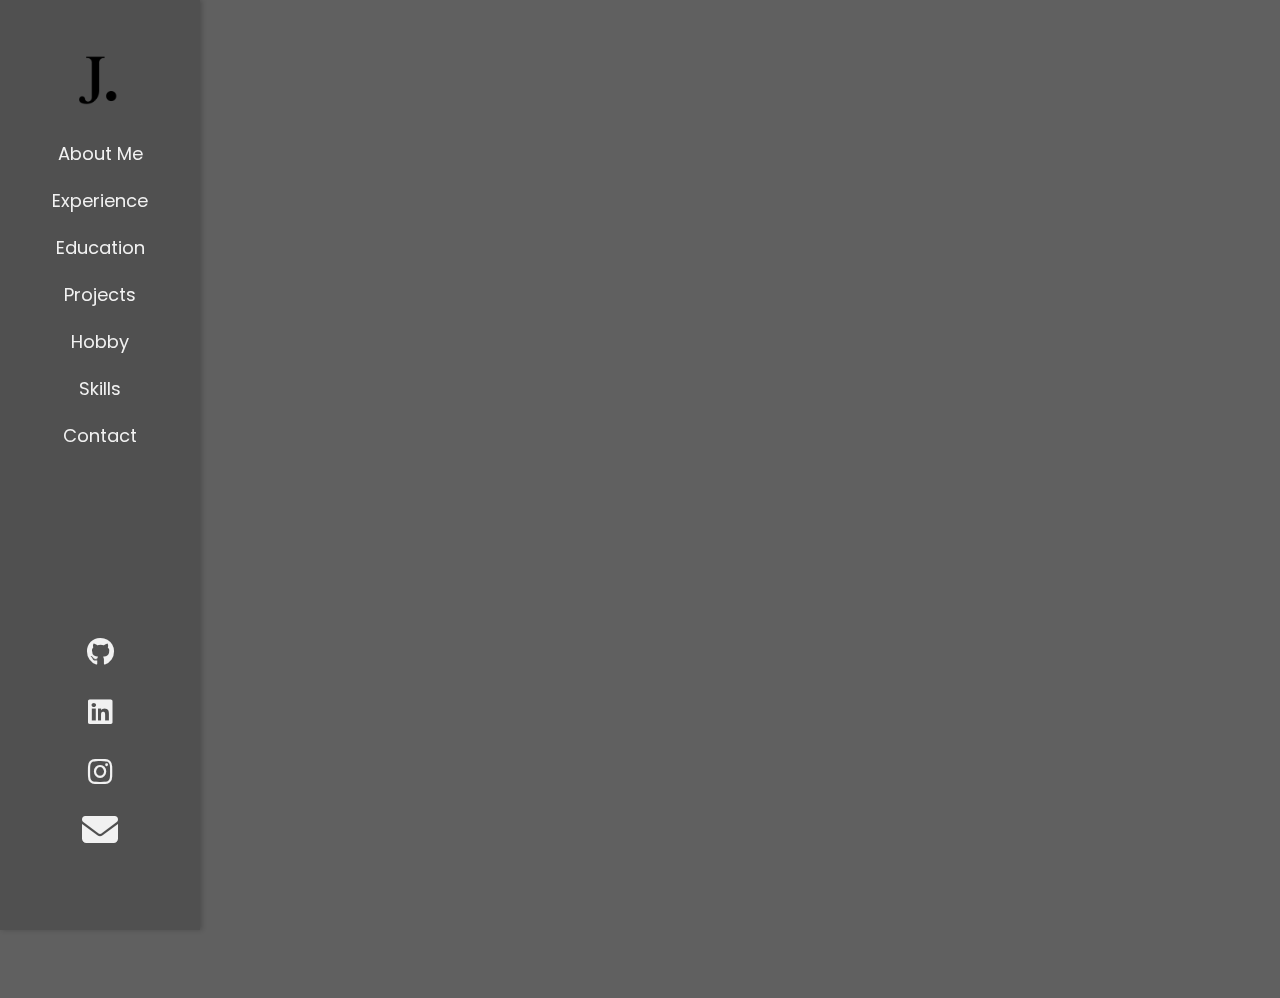
<file: index.html>
<!DOCTYPE html>
<html lang="en">
<head>
  <meta charset="UTF-8" />
  <meta name="viewport" content="width=device-width, initial-scale=1.0" />
  <title>Portfolio</title>
  <link rel="stylesheet" href="css/style-HomePage.css" />
  <link href="https://fonts.googleapis.com/css2?family=Poppins:wght@300;600&display=swap" rel="stylesheet">
  <link rel="stylesheet" href="https://cdnjs.cloudflare.com/ajax/libs/font-awesome/6.5.0/css/all.min.css">
</head>
<body>
  <div class="navbar">
    <a href="../index.html"><img src="Images/logo.png" alt="Logo" class="logo" /></a>
    <a href="html/AboutMe.html">About Me</a>
    <a href="html/MyExperience.html">Experience</a>
    <a href="html/MyEducation.html">Education</a>
    <a href="html/MyProjects.html">Projects</a>
    <a href="html/MyHobby.html">Hobby</a>
    <a href="html/MySkills.html">Skills</a>
    <a href="html/ContactMe.html">Contact</a>

    <div class="social-group">
      <div class="social-icons">
        <a href="https://github.com/" target="_blank"><i class="fab fa-github"></i></a>
        <a href="https://linkedin.com/in/" target="_blank"><i class="fab fa-linkedin"></i></a>
        <a href="https://instagram.com/" target="_blank"><i class="fab fa-instagram"></i></a>
      </div>
      <a href="mailto:" class="contact-icon">
        <i class="fas fa-envelope"></i>
      </a>
    </div>
  </div>

  <div class="main">
    <div class="content">
      <div class="text-section fade-in">
        <h1 class="hover-title">Hi, I'm Jan.</h1>
        <hr class="underline">
        <p class="intro">
         IT Student & Web Developer passionate about creating clean, responsive websites. Based in the UK, originally from Poland.
        </p>
      </div>
      <div class="image-section fade-in">
        <img src="Images/code.png" alt="Code image" class="main-image hover-zoom" />
      </div>
    </div>

    <div class="cv-download-section fade-in">
      <h2>Want to know me better?</h2>
      <p>Download my CV and see what I've done so far.</p>
      <a href="your-cv-file.pdf" class="button">Download CV</a>
    </div>
  </div>
</body>
</html>
</file>
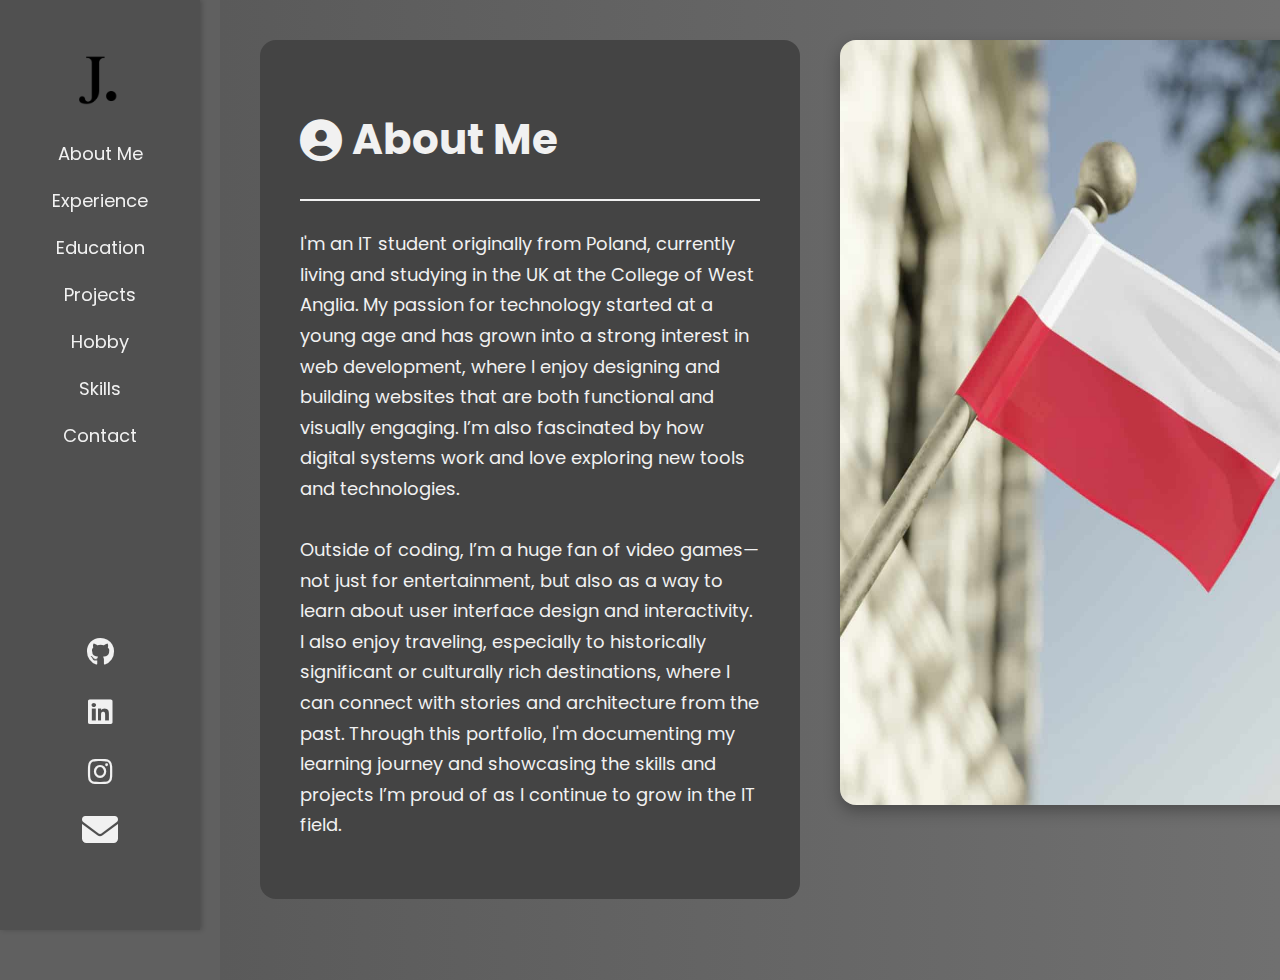
<file: html/AboutMe.html>
<!DOCTYPE html>
<html lang="en">
<head>
  <meta charset="UTF-8" />
  <meta name="viewport" content="width=device-width, initial-scale=1.0" />
  <title>Portfolio</title>
  <link rel="stylesheet" href="../css/style-AboutMe.css" />
  <link href="https://fonts.googleapis.com/css2?family=Poppins:wght@300;600&display=swap" rel="stylesheet">
  <link rel="stylesheet" href="https://cdnjs.cloudflare.com/ajax/libs/font-awesome/6.5.0/css/all.min.css">
</head>
<body>
  <div class="navbar">
    <a href="../index.html"><img src="../Images/logo.png" alt="Logo" class="logo" /></a>
    <a href="AboutMe.html">About Me</a>
    <a href="MyExperience.html">Experience</a>
    <a href="MyEducation.html">Education</a>
    <a href="MyProjects.html">Projects</a>
    <a href="MyHobby.html">Hobby</a>
    <a href="MySkills.html">Skills</a>
    <a href="ContactMe.html">Contact</a>

    <div class="social-group">
      <div class="social-icons">
        <a href="https://github.com/" target="_blank"><i class="fab fa-github"></i></a>
        <a href="https://linkedin.com/in/" target="_blank"><i class="fab fa-linkedin"></i></a>
        <a href="https://instagram.com/" target="_blank"><i class="fab fa-instagram"></i></a>
      </div>
      <a href="mailto:" class="contact-icon" title="Contact Me">
        <i class="fas fa-envelope"></i>
      </a>
    </div>
  </div>

  <div class="main">
    <div class="content">
      <div class="text-section">
        <h1><i class="fas fa-user-circle"></i> About Me</h1>
        <hr class="underline">
        <p class="intro">
          I'm an IT student originally from Poland, currently living and studying in the UK at the College of West Anglia. My passion for technology started at a young age and has grown into a strong interest in web development, where I enjoy designing and building websites that are both functional and visually engaging. I’m also fascinated by how digital systems work and love exploring new tools and technologies.
          <br><br>
          Outside of coding, I’m a huge fan of video games—not just for entertainment, but also as a way to learn about user interface design and interactivity. I also enjoy traveling, especially to historically significant or culturally rich destinations, where I can connect with stories and architecture from the past. Through this portfolio, I'm documenting my learning journey and showcasing the skills and projects I’m proud of as I continue to grow in the IT field.
        </p>
      </div>
      <div class="image-section">
        <img src="../Images/flag.jpg" alt="Code image" class="main-image" />
      </div>
    </div>
  </div>
</body>
</html>
</file>
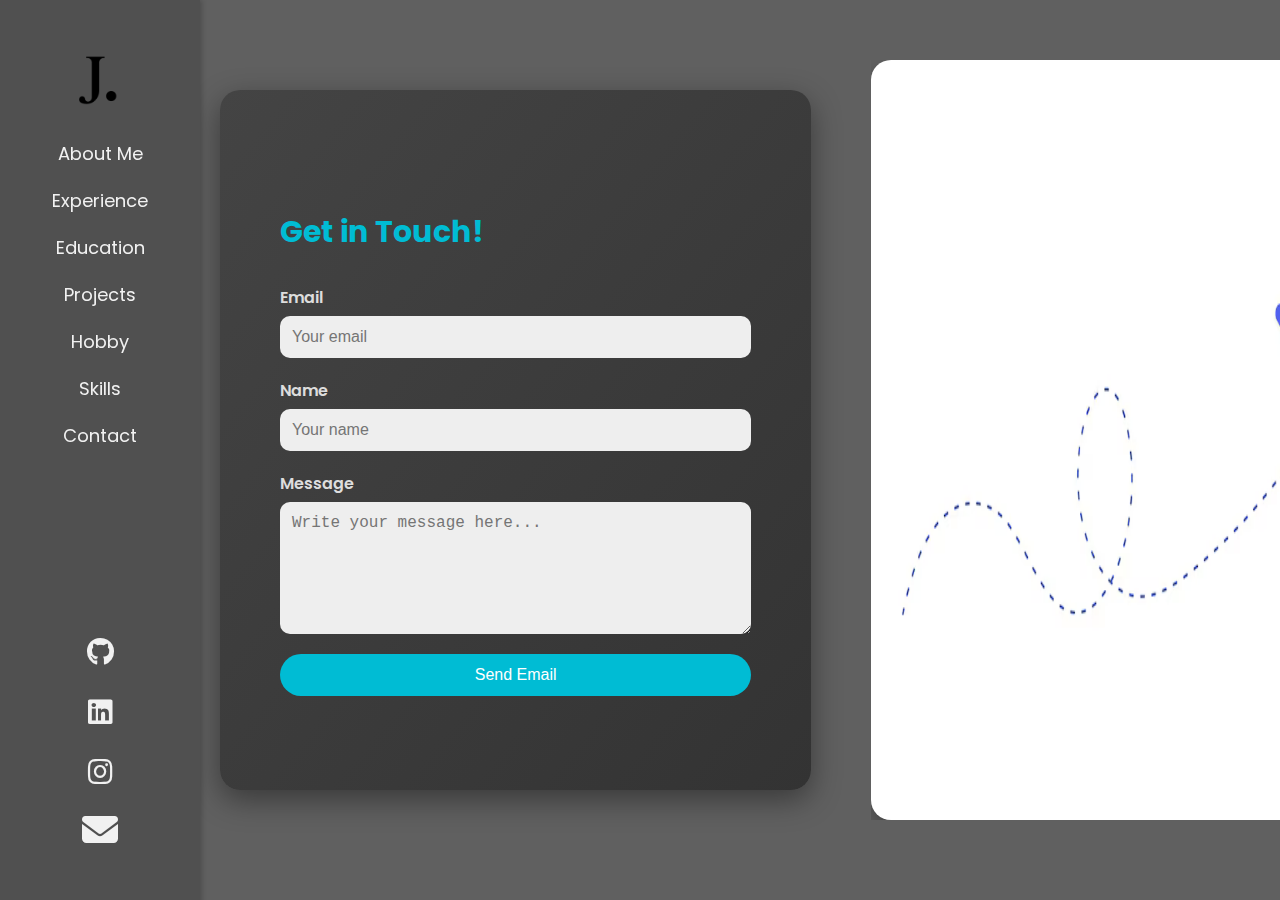
<file: html/ContactMe.html>
<!DOCTYPE html>
<html lang="en">
<head>
  <meta charset="UTF-8" />
  <meta name="viewport" content="width=device-width, initial-scale=1.0"/>
  <title>Contact Me</title>
  <link rel="stylesheet" href="../css/style-ContactMe.css" />
  <link href="https://fonts.googleapis.com/css2?family=Poppins:wght@300;600&display=swap" rel="stylesheet">
  <link rel="stylesheet" href="https://cdnjs.cloudflare.com/ajax/libs/font-awesome/6.5.0/css/all.min.css">
</head>
<body>
  <div class="navbar">
    <a href="../index.html"><img src="../Images/logo.png" alt="Logo" class="logo" /></a>
    <a href="AboutMe.html">About Me</a>
    <a href="MyExperience.html">Experience</a>
    <a href="MyEducation.html">Education</a>
    <a href="MyProjects.html">Projects</a>
    <a href="MyHobby.html">Hobby</a>
    <a href="MySkills.html">Skills</a>
    <a href="ContactMe.html">Contact</a>

    <div class="social-group">
      <div class="social-icons">
        <a href="https://github.com/" target="_blank"><i class="fab fa-github"></i></a>
        <a href="https://linkedin.com/in/" target="_blank"><i class="fab fa-linkedin"></i></a>
        <a href="https://instagram.com/" target="_blank"><i class="fab fa-instagram"></i></a>
      </div>
      <a href="mailto:" class="contact-icon" title="Contact Me">
        <i class="fas fa-envelope"></i>
      </a>
    </div>
  </div>

  <div class="contact-main fade-in">
    <div class="contact-form">
      <h2>Get in Touch!</h2>
      <form>
        <label for="email">Email</label>
        <input type="email" id="email" placeholder="Your email" required>

        <label for="name">Name</label>
        <input type="text" id="name" placeholder="Your name" required>

        <label for="message">Message</label>
        <textarea id="message" rows="6" placeholder="Write your message here..." required></textarea>

        <button type="submit">Send Email</button>
      </form>
    </div>
    <div class="contact-image">
      <img src="../Images/contact-img.png" alt="City View">
    </div>
  </div>
</body>
</html>
</file>
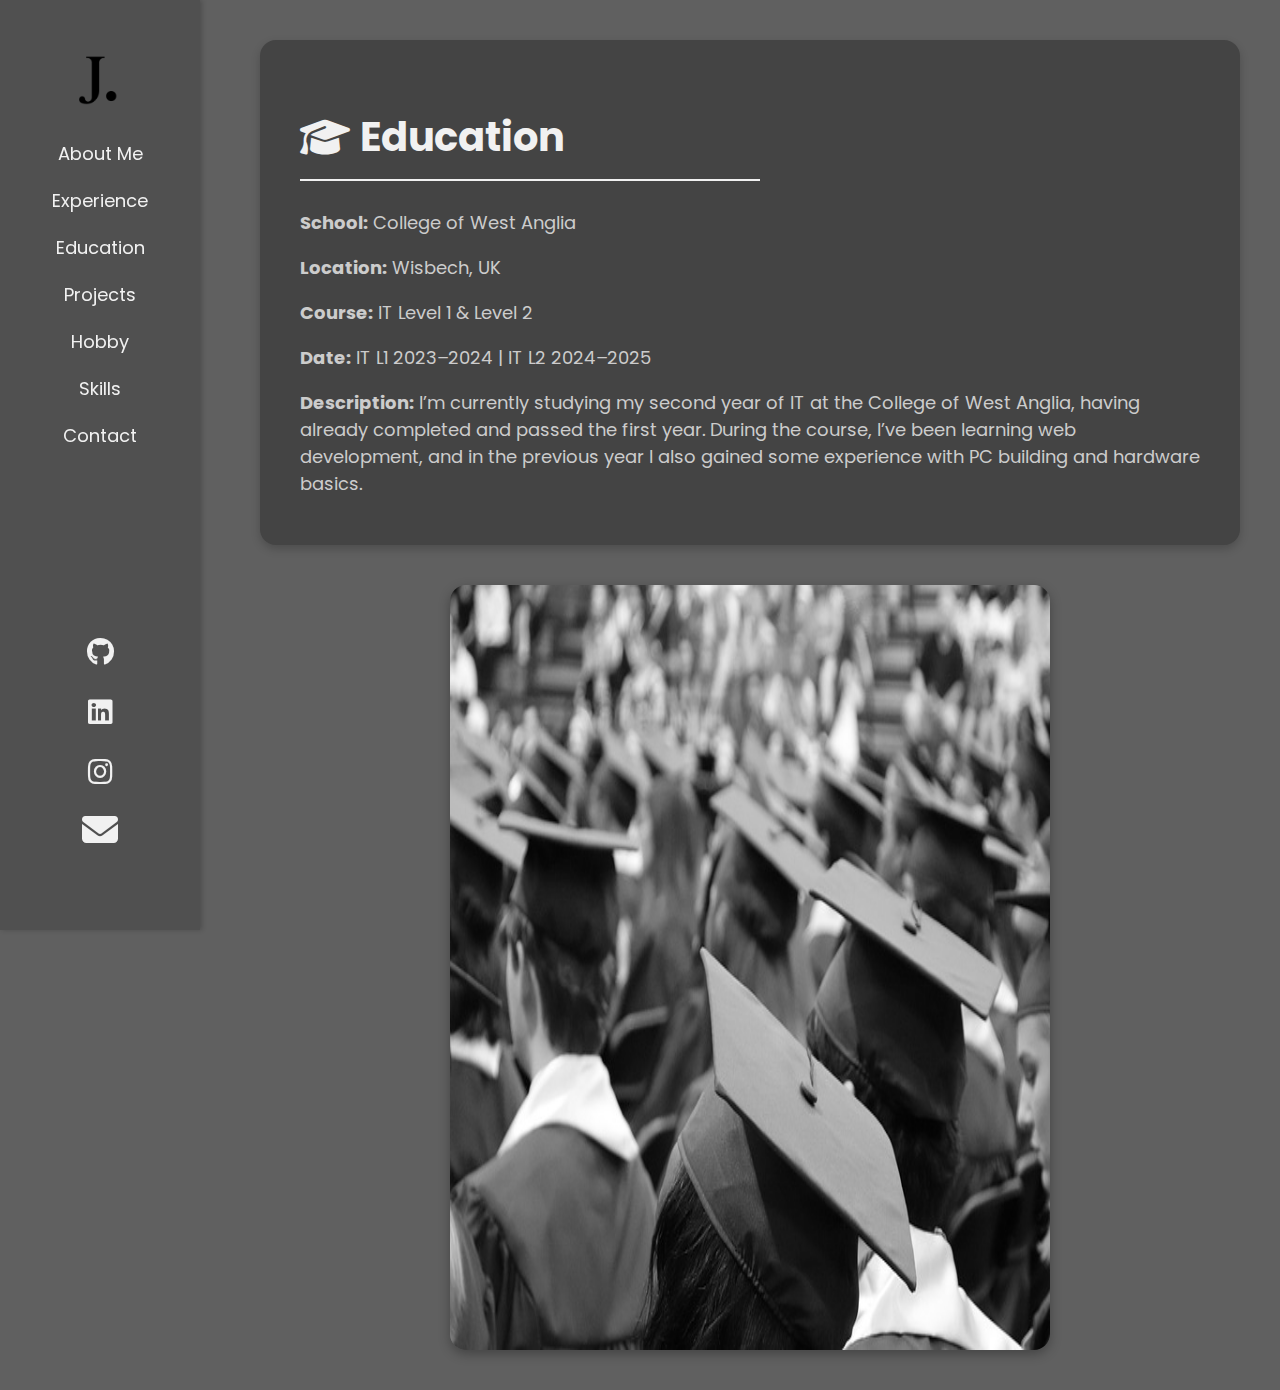
<file: html/MyEducation.html>
<!DOCTYPE html>
<html lang="en">
<head>
  <meta charset="UTF-8" />
  <meta name="viewport" content="width=device-width, initial-scale=1.0" />
  <title>Portfolio</title>
  <link rel="stylesheet" href="../css/style-MyEducation.css" />
  <link href="https://fonts.googleapis.com/css2?family=Poppins:wght@300;600&display=swap" rel="stylesheet">
  <link rel="stylesheet" href="https://cdnjs.cloudflare.com/ajax/libs/font-awesome/6.5.0/css/all.min.css">
</head>
<body>
  <div class="navbar">
    <a href="../index.html"><img src="../Images/logo.png" alt="Logo" class="logo" /></a>
    <a href="AboutMe.html">About Me</a>
    <a href="MyExperience.html">Experience</a>
    <a href="MyEducation.html">Education</a>
    <a href="MyProjects.html">Projects</a>
    <a href="MyHobby.html">Hobby</a>
    <a href="MySkills.html">Skills</a>
    <a href="ContactMe.html">Contact</a>

    <div class="social-group">
      <div class="social-icons">
        <a href="https://github.com/" target="_blank"><i class="fab fa-github"></i></a>
        <a href="https://linkedin.com/in/" target="_blank"><i class="fab fa-linkedin"></i></a>
        <a href="https://instagram.com/" target="_blank"><i class="fab fa-instagram"></i></a>
      </div>
      <a href="mailto:" class="contact-icon" title="Contact Me">
        <i class="fas fa-envelope"></i>
      </a>
    </div>
  </div>

  <div class="main fade-in">
    <div class="content">
      <div class="text-section">
        <h1><i class="fas fa-graduation-cap icon-heading"></i>Education</h1>
        <hr class="underline">
        <div class="job-info">
          <p class="job-title"><strong>School:</strong> College of West Anglia</p>
          <p class="location"><strong>Location:</strong> Wisbech, UK</p>
          <p class="Course"><strong>Course:</strong> IT Level 1 & Level 2</p>
          <p class="job-date"><strong>Date:</strong> IT L1 2023–2024 | IT L2 2024–2025</p>
          <p class="Course"><strong>Description:</strong> I’m currently studying my second year of IT at the College of West Anglia, having already completed and passed the first year. During the course, I’ve been learning web development, and in the previous year I also gained some experience with PC building and hardware basics.</p>
        </div>
      </div>
      <div class="image-section">
        <img src="../Images/education-pic.jpg" alt="Education image" class="main-image" />
      </div>
    </div>
  </div>
</body>
</html>
</file>
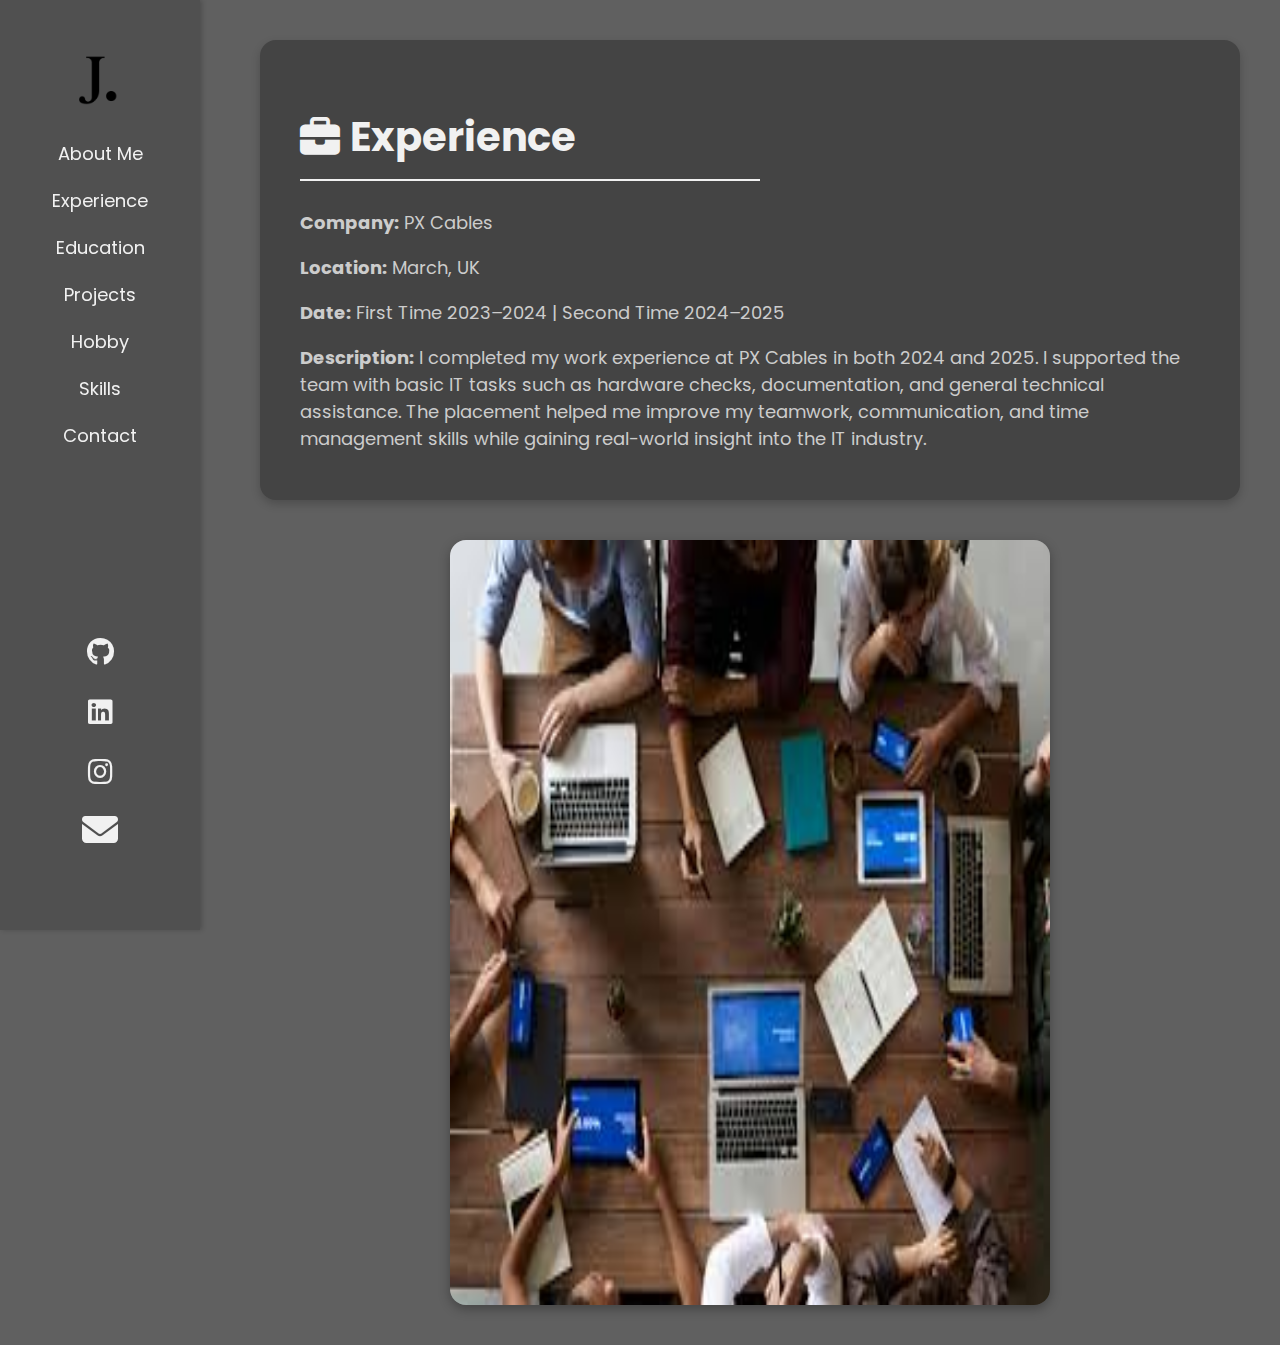
<file: html/MyExperience.html>
<!DOCTYPE html>
<html lang="en">
<head>
  <meta charset="UTF-8" />
  <meta name="viewport" content="width=device-width, initial-scale=1.0" />
  <title>Portfolio</title>
  <link rel="stylesheet" href="../css/style-MyExperience.css" />
  <link href="https://fonts.googleapis.com/css2?family=Poppins:wght@300;600&display=swap" rel="stylesheet">
  <link rel="stylesheet" href="https://cdnjs.cloudflare.com/ajax/libs/font-awesome/6.5.0/css/all.min.css">
</head>
<body>
  <div class="navbar">
    <a href="../index.html"><img src="../Images/logo.png" alt="Logo" class="logo" /></a>
    <a href="AboutMe.html">About Me</a>
    <a href="MyExperience.html">Experience</a>
    <a href="MyEducation.html">Education</a>
    <a href="MyProjects.html">Projects</a>
    <a href="MyHobby.html">Hobby</a>
    <a href="MySkills.html">Skills</a>
    <a href="ContactMe.html">Contact</a>

    <div class="social-group">
      <div class="social-icons">
        <a href="https://github.com/" target="_blank"><i class="fab fa-github"></i></a>
        <a href="https://linkedin.com/in/" target="_blank"><i class="fab fa-linkedin"></i></a>
        <a href="https://instagram.com/" target="_blank"><i class="fab fa-instagram"></i></a>
      </div>
      <a href="mailto:" class="contact-icon" title="Contact Me">
        <i class="fas fa-envelope"></i>
      </a>
    </div>
  </div>

  <div class="main fade-in">
    <div class="content">
      <div class="text-section hover-effect">
        <h1><i class="fas fa-briefcase icon-heading"></i> Experience</h1>
        <hr class="underline">
        <div class="job-info">
          <p class="job-title"><strong>Company:</strong> PX Cables</p>
          <p class="location"><strong>Location:</strong> March, UK</p>
          <p class="job-date"><strong>Date:</strong> First Time 2023–2024 | Second Time 2024–2025</p>
          <p class="Course"><strong>Description:</strong> I completed my work experience at PX Cables in both 2024 and 2025. I supported the team with basic IT tasks such as hardware checks, documentation, and general technical assistance. The placement helped me improve my teamwork, communication, and time management skills while gaining real-world insight into the IT industry.</p>
        </div>
      </div>
      <div class="image-section">
        <img src="../Images/work-img.jpg" alt="Experience image" class="main-image" />
      </div>
    </div>
  </div>
</body>
</html>
</file>
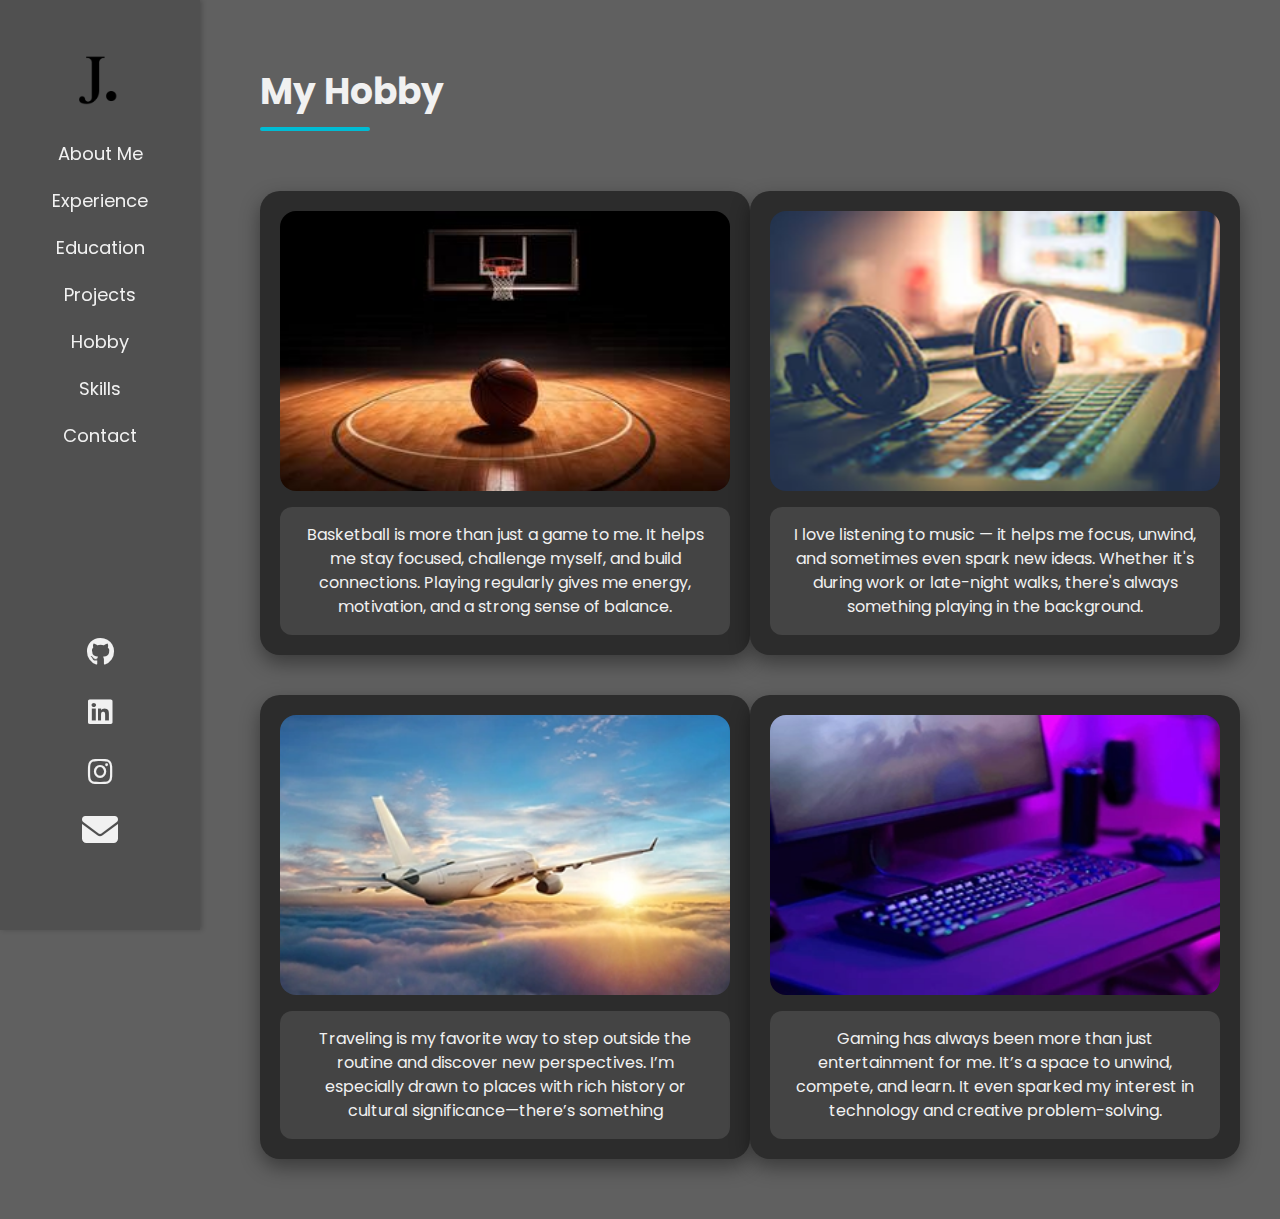
<file: html/MyHobby.html>
<!DOCTYPE html>
<html lang="en">
<head>
  <meta charset="UTF-8" />
  <meta name="viewport" content="width=device-width, initial-scale=1.0" />
  <title>My Hobby</title>
  <link rel="stylesheet" href="../css/style-MyHobby.css" />
  <link href="https://fonts.googleapis.com/css2?family=Poppins:wght@300;600&display=swap" rel="stylesheet">
  <link rel="stylesheet" href="https://cdnjs.cloudflare.com/ajax/libs/font-awesome/6.5.0/css/all.min.css">
</head>
<body>
  <div class="navbar">
    <a href="../index.html"><img src="../Images/logo.png" alt="Logo" class="logo" /></a>
    <a href="AboutMe.html">About Me</a>
    <a href="MyExperience.html">Experience</a>
    <a href="MyEducation.html">Education</a>
    <a href="MyProjects.html">Projects</a>
    <a href="MyHobby.html">Hobby</a>
    <a href="MySkills.html">Skills</a>
    <a href="ContactMe.html">Contact</a>

    <div class="social-group">
      <div class="social-icons">
        <a href="https://github.com/" target="_blank"><i class="fab fa-github"></i></a>
        <a href="https://linkedin.com/in/" target="_blank"><i class="fab fa-linkedin"></i></a>
        <a href="https://instagram.com/" target="_blank"><i class="fab fa-instagram"></i></a>
      </div>
      <a href="mailto:" class="contact-icon">
        <i class="fas fa-envelope"></i>
      </a>
    </div>
  </div>

  <div class="main fade-in">
    <h1 class="section-title">My Hobby <span></span></h1>
    <div class="grid-container">
      <div class="image-section">
        <img src="../Images/basket-hobby.jpg" alt="Hobby 1 - Basketball" class="main-image" />
        <div class="image-description">Basketball is more than just a game to me. It helps me stay focused, challenge myself, and build connections. Playing regularly gives me energy, motivation, and a strong sense of balance. </div>
      </div>
      <div class="image-section">
        <img src="../Images/music-hobby.png" alt="Hobby 2 - Music" class="main-image" />
        <div class="image-description">I love listening to music — it helps me focus, unwind, and sometimes even spark new ideas. Whether it's during work or late-night walks, there's always something playing in the background.</div>
      </div>
      <div class="image-section">
        <img src="../Images/travelling-hobby.png" alt="Hobby 3 - Traveling" class="main-image" />
        <div class="image-description">Traveling is my favorite way to step outside the routine and discover new perspectives. I’m especially drawn to places with rich history or cultural significance—there’s something </div>
      </div>
      <div class="image-section">
        <img src="../Images/gaming-hobby.png" alt="Hobby 4 - Gaming" class="main-image" />
        <div class="image-description">Gaming has always been more than just entertainment for me. It’s a space to unwind, compete, and learn. It even sparked my interest in technology and creative problem-solving. </div>
      </div>
    </div>
  </div>
</body>
</html>
</file>
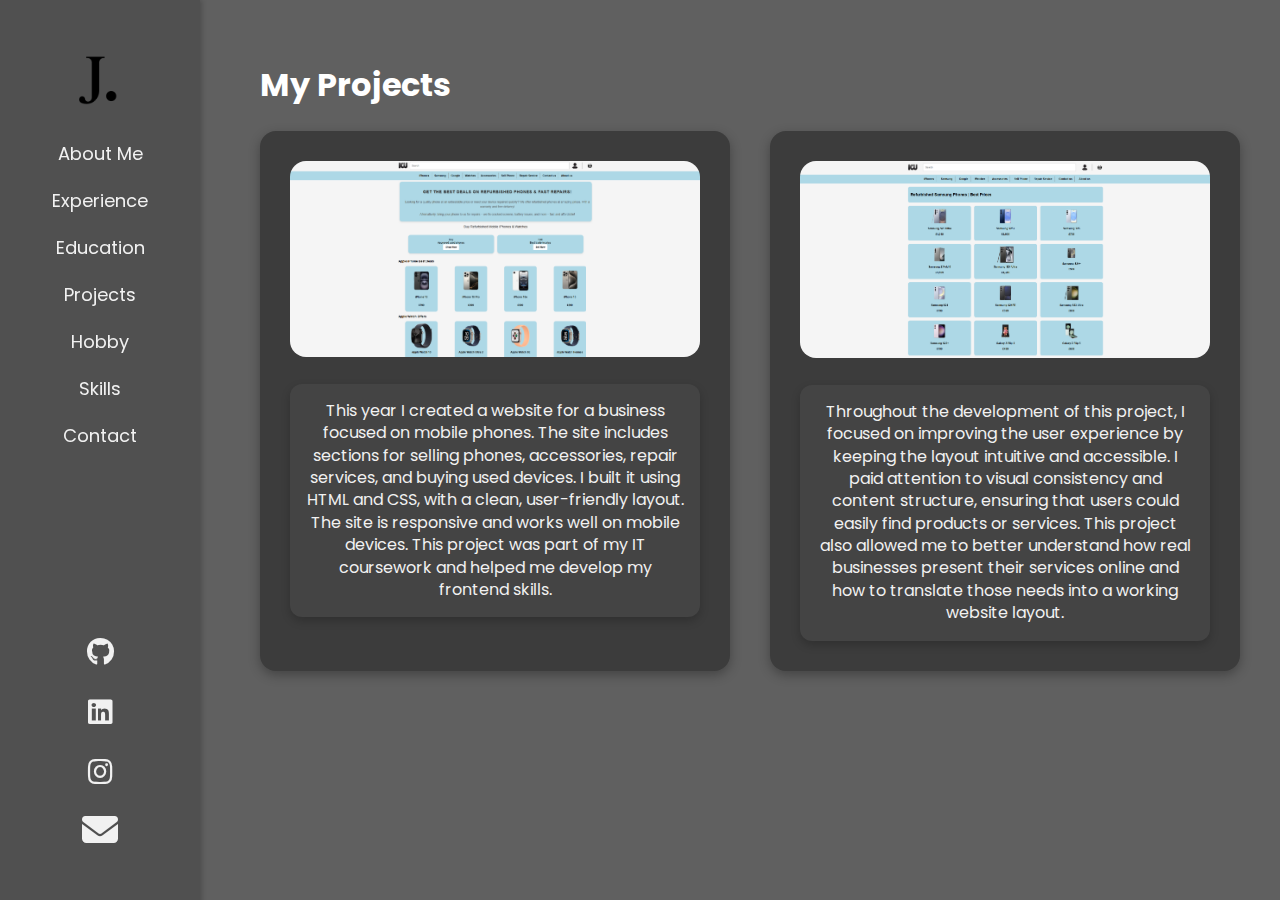
<file: html/MyProjects.html>
<!DOCTYPE html>
<html lang="en">
<head>
  <meta charset="UTF-8" />
  <meta name="viewport" content="width=device-width, initial-scale=1.0" />
  <title>Portfolio</title>
  <link rel="stylesheet" href="../css/style-MyProjects.css" />
  <link href="https://fonts.googleapis.com/css2?family=Poppins:wght@300;600&display=swap" rel="stylesheet">
  <link rel="stylesheet" href="https://cdnjs.cloudflare.com/ajax/libs/font-awesome/6.5.0/css/all.min.css">
</head>
<body>
  <div class="navbar">
    <a href="../index.html"><img src="../Images/logo.png" alt="Logo" class="logo" /></a>
    <a href="AboutMe.html">About Me</a>
    <a href="MyExperience.html">Experience</a>
    <a href="MyEducation.html">Education</a>
    <a href="MyProjects.html">Projects</a>
    <a href="MyHobby.html">Hobby</a>
    <a href="MySkills.html">Skills</a>
    <a href="ContactMe.html">Contact</a>

    <div class="social-group">
      <div class="social-icons">
        <a href="https://github.com/" target="_blank"><i class="fab fa-github"></i></a>
        <a href="https://linkedin.com/in/" target="_blank"><i class="fab fa-linkedin"></i></a>
        <a href="https://instagram.com/" target="_blank"><i class="fab fa-instagram"></i></a>
      </div>
      <a href="mailto:" class="contact-icon">
        <i class="fas fa-envelope"></i>
      </a>
    </div>
  </div>

  <div class="main fade-in">
    <h1>My Projects</h1>
    <div class="content">
      <div class="image-section">
        <img src="../Images/project-img1.png" alt="Profile image" class="main-image" />
        <div class="image-description">
          This year I created a website for a business focused on mobile phones. The site includes sections for selling phones, accessories, repair services, and buying used devices. I built it using HTML and CSS, with a clean, user-friendly layout. The site is responsive and works well on mobile devices. This project was part of my IT coursework and helped me develop my frontend skills.

        </div>
      </div>

      <div class="image-section">
        <img src="../Images/project-img2.png" alt="Code image" class="main-image" />
        <div class="image-description">
          Throughout the development of this project, I focused on improving the user experience by keeping the layout intuitive and accessible. I paid attention to visual consistency and content structure, ensuring that users could easily find products or services. This project also allowed me to better understand how real businesses present their services online and how to translate those needs into a working website layout.

        </div>
      </div>
    </div>
  </div>
</body>
</html>
</file>
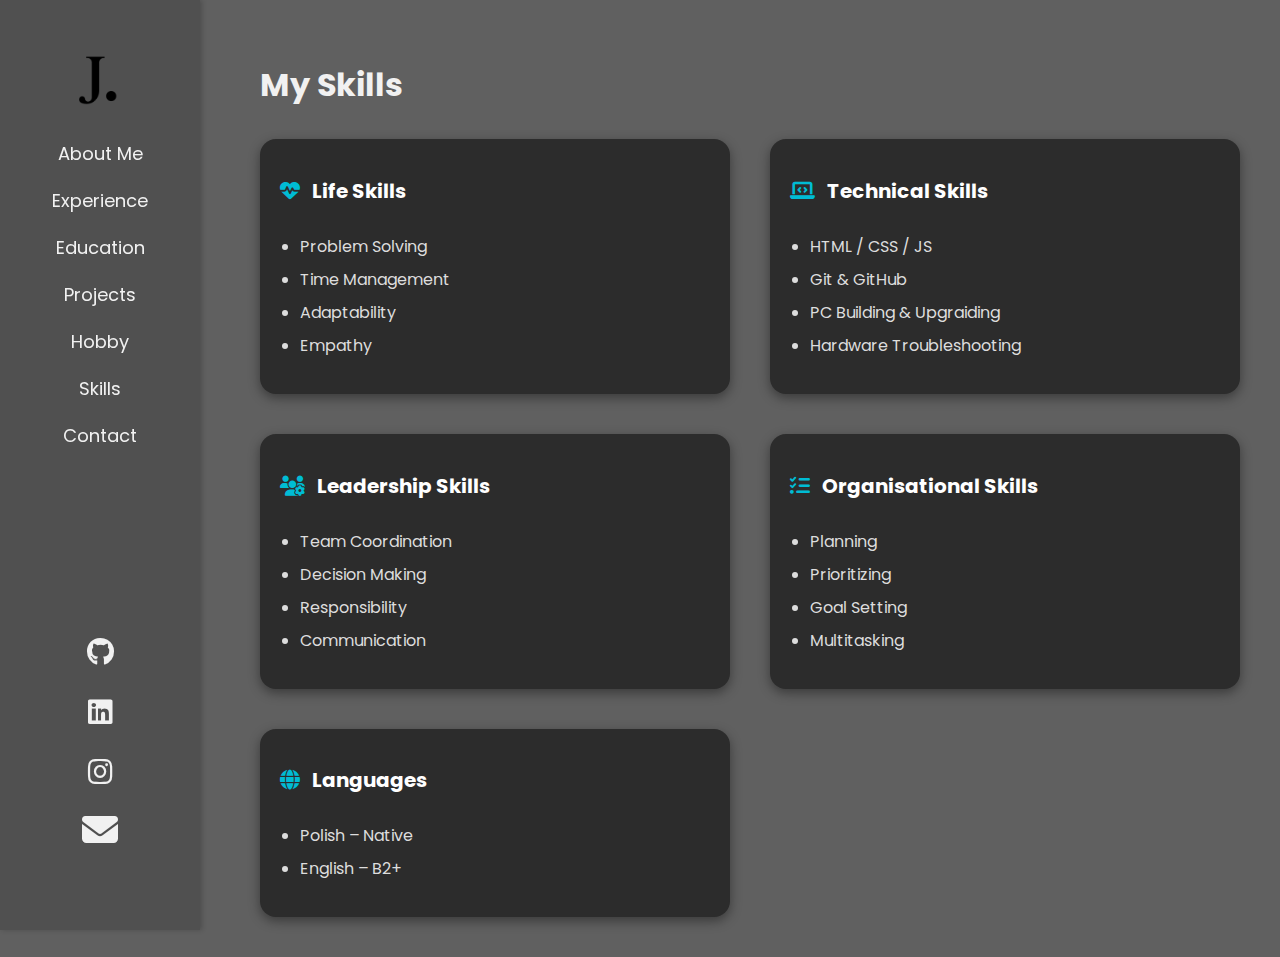
<file: html/MySkills.html>
<!DOCTYPE html>
<html lang="en">
<head>
  <meta charset="UTF-8" />
  <meta name="viewport" content="width=device-width, initial-scale=1.0" />
  <title>Portfolio</title>
  <link rel="stylesheet" href="../css/style-MySkills.css" />
  <link href="https://fonts.googleapis.com/css2?family=Poppins:wght@300;600&display=swap" rel="stylesheet">
  <link rel="stylesheet" href="https://cdnjs.cloudflare.com/ajax/libs/font-awesome/6.5.0/css/all.min.css">
</head>
<body>
  <div class="navbar">
    <a href="../index.html"><img src="../Images/logo.png" alt="Logo" class="logo" /></a>
    <a href="AboutMe.html">About Me</a>
    <a href="MyExperience.html">Experience</a>
    <a href="MyEducation.html">Education</a>
    <a href="MyProjects.html">Projects</a>
    <a href="MyHobby.html">Hobby</a>
    <a href="MySkills.html">Skills</a>
    <a href="ContactMe.html">Contact</a>

    <div class="social-group">
      <div class="social-icons">
        <a href="https://github.com/" target="_blank"><i class="fab fa-github"></i></a>
        <a href="https://linkedin.com/in/" target="_blank"><i class="fab fa-linkedin"></i></a>
        <a href="https://instagram.com/" target="_blank"><i class="fab fa-instagram"></i></a>
      </div>
      <a href="mailto:" class="contact-icon" title="Contact Me">
        <i class="fas fa-envelope"></i>
      </a>
    </div>
  </div>

  <div class="main-content fade-in">
    <h1 class="skills-title">My Skills</h1>
    <div class="skills-container">
      <div class="skills-box">
        <h2><i class="fas fa-heartbeat"></i> Life Skills</h2>
        <div class="underline"></div>
        <ul>
          <li>Problem Solving</li>
          <li>Time Management</li>
          <li>Adaptability</li>
          <li>Empathy</li>
        </ul>
      </div>
      <div class="skills-box">
        <h2><i class="fas fa-laptop-code"></i> Technical Skills</h2>
        <div class="underline"></div>
        <ul>
          <li>HTML / CSS / JS</li>
          <li>Git & GitHub</li>
          <li>PC Building & Upgraiding</li>
          <li>Hardware Troubleshooting</li>
        </ul>
      </div>
      <div class="skills-box">
        <h2><i class="fas fa-users-cog"></i> Leadership Skills</h2>
        <div class="underline"></div>
        <ul>
          <li>Team Coordination</li>
          <li>Decision Making</li>
          <li>Responsibility</li>
          <li>Communication</li>
        </ul>
      </div>
      <div class="skills-box">
        <h2><i class="fas fa-tasks"></i> Organisational Skills</h2>
        <div class="underline"></div>
        <ul>
          <li>Planning</li>
          <li>Prioritizing</li>
          <li>Goal Setting</li>
          <li>Multitasking</li>
        </ul>
      </div>
      <div class="skills-box">
        <h2><i class="fas fa-globe"></i> Languages</h2>
        <div class="underline"></div>
        <ul>
          <li>Polish – Native</li>
          <li>English – B2+</li>
        </ul>
      </div>
    </div>
  </div>
</body>
</html>
</file>
<file: css/style-HomePage.css>
body {
  font-family: 'Poppins', sans-serif;
  background-color: #606060;
  margin: 0;
  overflow-x: hidden;
}

.navbar {
  position: fixed;
  top: 0;
  left: 0;
  width: 200px;
  height: 100vh;
  background-color: #505050;
  display: flex;
  flex-direction: column;
  align-items: center;
  padding-top: 30px;
  gap: 20px;
  box-shadow: 2px 0 5px rgba(0, 0, 0, 0.2);
}

.navbar a {
  text-decoration: none;
  font-size: 18px;
  color: #f1f1f1;
  transition: 0.3s;
}

.navbar a:hover {
  color: #00bcd4;
  transform: scale(1.05);
}

.logo {
  width: 100px;
  margin-bottom: -10px;
  display: block;
}

.main {
  margin-left: 220px;
  padding: 40px;
  text-align: center;
}

.content {
  display: flex;
  flex-wrap: wrap;
  align-items: flex-start;
  justify-content: space-between;
  gap: 40px;
}

.text-section {
  flex: 1 1 400px;
  background-color: #444;
  height: 585px;
  padding: 40px;
  display: flex;
  flex-direction: column;
  justify-content: flex-start;
  border-radius: 16px;
  box-shadow: 0 4px 10px rgba(0, 0, 0, 0.2);
  color: #f1f1f1;
  transition: transform 0.3s ease;
}

.text-section h1 {
  font-size: 48px;
  margin-bottom: 6px;
  transition: color 0.3s;
}

.hover-title:hover {
  color: #00bcd4;
  cursor: default;
}

.intro {
  font-size: 28px;
  margin: 0;
  line-height: 1.6;
}

.image-section {
  flex: 1 1 400px;
  display: flex;
  flex-direction: column;
  align-items: center;
}

.main-image {
  width: 100%;
  height: 665px;
  border-radius: 16px;
  box-shadow: 0 4px 12px rgba(0, 0, 0, 0.3);
  transition: transform 0.4s ease, box-shadow 0.3s;
}

.hover-zoom:hover {
  transform: scale(1.03);
  box-shadow: 0 8px 20px rgba(0, 0, 0, 0.5);
}

.cv-download-section {
  background-color: #444;
  padding: 15px;
  border-radius: 16px;
  box-shadow: 0 4px 10px rgba(0, 0, 0, 0.2);
  color: #f1f1f1;
  text-align: center;
  margin-top: 50px;
}

.cv-download-section h2 {
  font-size: 24px;
  margin-bottom: 8px;
}

.cv-download-section p {
  font-size: 16px;
  margin-bottom: 16px;
}

.cv-download-section .button {
  font-size: 14px;
  padding: 10px 20px;
}

.button {
  display: inline-block;
  margin-top: 20px;
  padding: 10px 20px;
  background-color: #00bcd4;
  color: white;
  text-decoration: none;
  border-radius: 8px;
  transition: background 0.3s, transform 0.3s, box-shadow 0.3s;
}

.button:hover {
  background-color: #0097a7;
  transform: scale(1.05);
  box-shadow: 0 4px 12px rgba(0, 0, 0, 0.4);
}

.underline {
  border: none;
  height: 2px;
  background-color: #f1f1f1;
  width: 460px;
  margin: 0 auto 10px auto;
  transition: width 0.3s;
}

.hover-title:hover + .underline {
  width: 100px;
  background-color: #00bcd4;
}

.social-group {
  margin-top: auto;
  margin-bottom: 80px;
  display: flex;
  flex-direction: column;
  align-items: center;
  gap: 18px;
}

.social-icons {
  display: flex;
  flex-direction: column;
  align-items: center;
  gap: 18px;
}

.social-icons a {
  color: #f1f1f1;
  font-size: 28px;
  transition: transform 0.3s, color 0.3s;
}

.social-icons a:hover {
  color: #00bcd4;
  transform: scale(1.2);
}

.contact-icon i {
  font-size: 36px;
  color: #f1f1f1;
  transition: transform 0.3s, color 0.3s;
}

.contact-icon i:hover {
  transform: scale(1.2);
  color: #00bcd4;
}

.fade-in {
  opacity: 0;
  animation: fadeIn 1s ease-in forwards;
}

@keyframes fadeIn {
  to {
    opacity: 1;
  }
}

@media screen and (max-width: 768px) {
  .main {
    margin-left: 0;
  }

  .navbar {
    position: static;
    width: 100%;
    height: auto;
    flex-direction: row;
    justify-content: space-around;
    padding: 10px 0;
  }

  .content {
    flex-direction: column;
    padding: 20px;
  }

  .main-image {
    max-width: 100%;
    height: auto;
  }

  .social-group {
    flex-direction: row;
    gap: 14px;
  }

  .social-icons {
    flex-direction: row;
    gap: 12px;
    margin: 0;
  }

  .contact-icon {
    margin: 0;
  }
}
</file>
<file: css/style-AboutMe.css>
body {
  font-family: 'Poppins', sans-serif;
  background-color: #606060;
  margin: 0;
  overflow: hidden;
}

.navbar {
  height: 100vh;
  width: 200px;
  position: fixed;
  top: 0;
  left: 0;
  background-color: #505050;
  display: flex;
  flex-direction: column;
  align-items: center;
  padding-top: 30px;
  gap: 20px;
  box-shadow: 2px 0 5px rgba(0, 0, 0, 0.2);
}

.navbar a {
  text-decoration: none;
  font-size: 18px;
  color: #f1f1f1;
  transition: 0.3s;
}

.navbar a:hover {
  color: #00bcd4;
  transform: scale(1.05);
}

.logo {
  width: 100px;
  margin-bottom: -10px;
  display: block;
}

.social-group {
  margin-top: auto;
  margin-bottom: 80px;
  display: flex;
  flex-direction: column;
  align-items: center;
  gap: 18px;
}

.social-icons {
  display: flex;
  flex-direction: column;
  align-items: center;
  gap: 18px;
}

.social-icons a {
  color: #f1f1f1;
  font-size: 28px;
  transition: transform 0.3s, color 0.3s;
}

.social-icons a:hover {
  color: #00bcd4;
  transform: scale(1.2);
}

.contact-icon i {
  font-size: 36px;
  color: #f1f1f1;
  transition: transform 0.3s, color 0.3s;
}

.contact-icon i:hover {
  transform: scale(1.2);
  color: #00bcd4;
}

.main {
  margin-left: 220px;
  padding: 40px;
  background: linear-gradient(to right, #5a5a5a, #707070);
  min-height: 100vh;
}

.content {
  display: flex;
  align-items: flex-start;
  justify-content: space-between;
  gap: 40px;
  animation: fadeIn 1s ease-in-out;
}

@keyframes fadeIn {
  from {
    opacity: 0;
    transform: translateY(30px);
  }
  to {
    opacity: 1;
    transform: translateY(0);
  }
}

.text-section {
  flex: 1 1 500px;
  background: #444;
  padding: 40px;
  display: flex;
  flex-direction: column;
  justify-content: flex-start;
  border-radius: 16px;
  color: #f1f1f1;
  transition: transform 0.3s ease;
}

.underline {
  border: none;
  height: 2px;
  background-color: #f1f1f1;
  width: 460px;
  margin-bottom: 10px;
  margin-left: 0;
}

.text-section:hover {
  transform: translateY(-4px);
}

.text-section h1 {
  font-size: 42px;
  margin-bottom: 20px;
  display: flex;
  align-items: center;
  gap: 10px;
}

.intro {
  font-size: 18px;
  line-height: 1.7;
}

.image-section {
  flex: 1 1 400px;
  display: flex;
  justify-content: center;
  align-items: center;
}

.main-image {
  width: 600px;
  height: 765px;
  border-radius: 16px;
  box-shadow: 0 6px 16px rgba(0, 0, 0, 0.3);
  transition: transform 0.4s ease, box-shadow 0.4s ease;
}

.main-image:hover {
  transform: scale(1.03);
  box-shadow: 0 8px 20px rgba(0, 0, 0, 0.4);
}

@media screen and (max-width: 768px) {
  .main {
    margin-left: 0;
    padding: 20px;
  }

  .navbar {
    position: static;
    width: 100%;
    height: auto;
    flex-direction: row;
    justify-content: space-around;
    padding: 10px 0;
  }

  .social-group {
    flex-direction: row;
    margin: 0;
    gap: 14px;
  }

  .social-icons {
    flex-direction: row;
    gap: 12px;
    margin: 0;
  }

  .contact-icon {
    margin: 0;
  }

  .content {
    flex-direction: column;
    align-items: center;
  }

  .text-section {
    width: 100%;
    height: auto;
    padding: 20px;
  }

  .text-section h1 {
    font-size: 36px;
  }

  .intro {
    font-size: 16px;
  }

  .main-image {
    width: 100%;
    height: auto;
    margin-top: 20px;
  }
}
</file>
<file: css/style-ContactMe.css>
body {
  font-family: 'Poppins', sans-serif;
  background-color: #606060;
  margin: 0;
  min-width: 1440px; 
}

.navbar {
  height: 100vh;
  width: 200px;
  position: fixed;
  top: 0;
  left: 0;
  background-color: #505050;
  display: flex;
  flex-direction: column;
  align-items: center;
  padding-top: 30px;
  gap: 20px;
  box-shadow: 2px 0 5px rgba(0, 0, 0, 0.2);
}

.navbar a {
  text-decoration: none;
  font-size: 18px;
  color: #f1f1f1;
  transition: 0.3s;
}

.navbar a:hover {
  color: #00bcd4;
  transform: scale(1.05);
}

.logo {
  width: 100px;
  margin-bottom: -10px;
  display: block;
}

.social-group {
  margin-top: auto;
  margin-bottom: 80px;
  display: flex;
  flex-direction: column;
  align-items: center;
  gap: 18px;
}

.social-icons {
  display: flex;
  flex-direction: column;
  align-items: center;
  gap: 18px;
}

.social-icons a {
  color: #f1f1f1;
  font-size: 28px;
  transition: transform 0.3s, color 0.3s;
}

.social-icons a:hover {
  color: #00bcd4;
  transform: scale(1.2);
}

.contact-icon i {
  font-size: 36px;
  color: #f1f1f1;
  transition: transform 0.3s, color 0.3s;
}

.contact-icon i:hover {
  transform: scale(1.2);
  color: #00bcd4;
}

.contact-main {
  margin-left: 220px;
  display: flex;
  align-items: center;
  justify-content: center;
  gap: 60px;
  margin-top: 60px;
}

.contact-image {
  width: 700px;
  height: 760px;
  display: flex;
  justify-content: center;
  align-items: center;
  overflow: hidden;
}

.contact-image img {
  width: 100%;
  height: 100%;
  border-radius: 20px;
  box-shadow: 0 10px 20px rgba(0, 0, 0, 0.3);
}

.contact-form {
  width: 700px;
  height: 700px;
  padding: 60px;
  background: linear-gradient(to bottom right, #444, #333);
  display: flex;
  flex-direction: column;
  justify-content: center;
  color: #f1f1f1;
  box-sizing: border-box;
  border-radius: 20px;
  box-shadow: 0 10px 30px rgba(0, 0, 0, 0.4);
  animation: fadeInUp 1s ease-out;
}

.contact-form h2 {
  font-size: 30px;
  margin-bottom: 30px;
  color: #00bcd4;
}

.contact-form form {
  display: flex;
  flex-direction: column;
}

.contact-form label {
  margin-bottom: 6px;
  font-weight: 600;
  color: #ddd;
}

.contact-form input,
.contact-form textarea {
  margin-bottom: 20px;
  padding: 12px;
  font-size: 16px;
  border: none;
  border-radius: 10px;
  background-color: #eee;
  color: #222;
}

.contact-form button {
  padding: 12px 20px;
  font-size: 16px;
  background-color: #00bcd4;
  color: #fff;
  border: none;
  border-radius: 30px;
  cursor: pointer;
  transition: background-color 0.3s;
}

.contact-form button:hover {
  background-color: #0199b0;
}

@keyframes fadeInUp {
  from {
    opacity: 0;
    transform: translateY(30px);
  }
  to {
    opacity: 1;
    transform: translateY(0);
  }
}

@keyframes fadeIn {
  from {
    opacity: 0;
    transform: translateY(30px);
  }
  to {
    opacity: 1;
    transform: translateY(0);
  }
}

.fade-in {
  animation: fadeIn 1s ease-in-out;
}
</file>
<file: css/style-MyEducation.css>
body {
  font-family: 'Poppins', sans-serif;
  background-color: #606060;
  margin: 0;
}

.navbar {
  height: 100vh;
  width: 200px;
  position: fixed;
  top: 0;
  left: 0;
  background-color: #505050;
  display: flex;
  flex-direction: column;
  align-items: center;
  padding-top: 30px;
  gap: 20px;
  box-shadow: 2px 0 5px rgba(0, 0, 0, 0.2);
}

.navbar a {
  text-decoration: none;
  font-size: 18px;
  color: #f1f1f1;
  transition: 0.3s;
}

.navbar a:hover {
  color: #00bcd4;
  transform: scale(1.05);
}

.logo {
  width: 100px;
  margin-bottom: -10px;
  display: block;
}

.social-group {
  margin-top: auto;
  margin-bottom: 80px;
  display: flex;
  flex-direction: column;
  align-items: center;
  gap: 18px;
}

.social-icons {
  display: flex;
  flex-direction: column;
  align-items: center;
  gap: 18px;
}

.social-icons a {
  color: #f1f1f1;
  font-size: 28px;
  transition: transform 0.3s, color 0.3s;
}

.social-icons a:hover {
  color: #00bcd4;
  transform: scale(1.2);
}

.contact-icon i {
  font-size: 36px;
  color: #f1f1f1;
  transition: transform 0.3s, color 0.3s;
}

.contact-icon i:hover {
  transform: scale(1.2);
  color: #00bcd4;
}

.main {
  margin-left: 220px;
  padding: 40px;
}

.content {
  display: flex;
  flex-wrap: wrap;
  align-items: flex-start;
  justify-content: space-between;
  gap: 40px;
}

.text-section {
  flex: 1 1 400px;
  background-color: #444;
  height: auto;
  width: 100%;
  padding: 40px;
  display: flex;
  flex-direction: column;
  justify-content: flex-start;
  border-radius: 16px;
  box-shadow: 0 4px 10px rgba(0, 0, 0, 0.2);
  color: #f1f1f1;
  transition: transform 0.3s;
}

.text-section:hover {
  transform: scale(1.02);
}

.text-section h1 {
  font-size: 40px;
  margin-bottom: 4px; 
  display: flex;
  align-items: center;
}

.icon-heading {
  margin-right: 10px;
}

.underline {
  border: none;
  height: 2px;
  background-color: #f1f1f1;
  width: 460px;
  margin-bottom: 10px;
  margin-left: 0;
}

.job-title,
.location,
.Course,
.job-date {
  font-size: 18px;
  color: #ccc;
  margin-bottom: 8px;
  transition: color 0.3s;
}

.image-section {
  flex: 1 1 400px;
  display: flex;
  flex-direction: column;
  align-items: center;
}

.main-image {
  width: 600px;
  height: 765px;
  border-radius: 16px;
  box-shadow: 0 4px 12px rgba(0, 0, 0, 0.3);
  transition: transform 0.3s;
}

.main-image:hover {
  transform: scale(1.03);
}

@media screen and (max-width: 768px) {
  .main {
    margin-left: 0;
  }

  .navbar {
    position: static;
    width: 100%;
    height: auto;
    flex-direction: row;
    justify-content: space-around;
    padding: 10px 0;
  }

  .content {
    flex-direction: column;
    padding: 20px;
  }

  .main-image {
    max-width: 100%;
    height: auto;
  }

  .social-group {
    flex-direction: row;
    gap: 14px;
  }

  .social-icons {
    flex-direction: row;
    gap: 12px;
    margin: 0;
  }

  .contact-icon {
    margin: 0;
  }
}

@keyframes fadeIn {
  from {
    opacity: 0;
    transform: translateY(30px);
  }
  to {
    opacity: 1;
    transform: translateY(0);
  }
}

.fade-in {
  animation: fadeIn 1s ease-in-out;
}
</file>
<file: css/style-MyExperience.css>
body {
  font-family: 'Poppins', sans-serif;
  background-color: #606060;
  margin: 0;
}

.navbar {
  height: 100vh;
  width: 200px;
  position: fixed;
  top: 0;
  left: 0;
  background-color: #505050;
  display: flex;
  flex-direction: column;
  align-items: center;
  padding-top: 30px;
  gap: 20px;
  box-shadow: 2px 0 5px rgba(0, 0, 0, 0.2);
}

.navbar a {
  text-decoration: none;
  font-size: 18px;
  color: #f1f1f1;
  transition: 0.3s;
}

.navbar a:hover {
  color: #00bcd4;
  transform: scale(1.05);
}

.logo {
  width: 100px;
  margin-bottom: -10px;
  display: block;
}

.main {
  margin-left: 220px;
  padding: 40px;
}

.content {
  display: flex;
  flex-wrap: wrap;
  align-items: flex-start;
  justify-content: space-between;
  gap: 40px;
}

.text-section {
  flex: 1 1 400px;
  background-color: #444;
  height: auto;
  width: 100%;
  padding: 40px;
  display: flex;
  flex-direction: column;
  justify-content: flex-start;
  border-radius: 16px;
  box-shadow: 0 4px 10px rgba(0, 0, 0, 0.2);
  color: #f1f1f1;
  transition: transform 0.3s ease;
}

.text-section:hover {
  transform: scale(1.02);
}

.text-section h1 {
  font-size: 40px;
  margin-bottom: 4px;
  display: flex;
  align-items: center;
}

.icon-heading {
  
  margin-right: 10px;
}

.underline {
  border: none;
  height: 2px;
  background-color: #f1f1f1;
  width: 460px;
  margin-bottom: 10px;
  margin-left: 0;
}

.job-title,
.location,
.Course,
.job-date {
  font-size: 18px;
  color: #ccc;
  margin-bottom: 8px;
}

.image-section {
  flex: 1 1 400px;
  display: flex;
  flex-direction: column;
  align-items: center;
}

.main-image {
  width: 600px;
  height: 765px;
  border-radius: 16px;
  box-shadow: 0 4px 12px rgba(0, 0, 0, 0.3);
  transition: transform 0.3s ease;
}

.main-image:hover {
  transform: scale(1.05);
}

.social-group {
  margin-top: auto;
  margin-bottom: 80px;
  display: flex;
  flex-direction: column;
  align-items: center;
  gap: 18px;
}

.social-icons {
  display: flex;
  flex-direction: column;
  align-items: center;
  gap: 18px;
}

.social-icons a {
  color: #f1f1f1;
  font-size: 28px;
  transition: transform 0.3s, color 0.3s;
}

.social-icons a:hover {
  color: #00bcd4;
  transform: scale(1.2);
}

.contact-icon i {
  font-size: 36px;
  color: #f1f1f1;
  transition: transform 0.3s, color 0.3s;
}

.contact-icon i:hover {
  transform: scale(1.2);
  color: #00bcd4;
}

@media screen and (max-width: 768px) {
  .main {
    margin-left: 0;
  }

  .navbar {
    position: static;
    width: 100%;
    height: auto;
    flex-direction: row;
    justify-content: space-around;
    padding: 10px 0;
    flex-wrap: wrap;
  }

  .content {
    flex-direction: column;
    padding: 20px;
  }

  .main-image {
    width: 100%;
    height: auto;
  }

  .text-section h1 {
    font-size: 32px;
  }

  .underline {
    width: 100%;
  }

  .social-group {
    flex-direction: row;
    gap: 14px;
  }

  .social-icons {
    flex-direction: row;
    gap: 12px;
    margin: 0;
  }

  .contact-icon {
    margin: 0;
  }
}

@keyframes fadeIn {
  from {
    opacity: 0;
    transform: translateY(30px);
  }
  to {
    opacity: 1;
    transform: translateY(0);
  }
}

.fade-in {
  animation: fadeIn 1s ease-in-out;
}
</file>
<file: css/style-MyHobby.css>
body {
  font-family: 'Poppins', sans-serif;
  background-color: #606060;
  margin: 0;
}

.navbar {
  height: 100vh;
  width: 200px;
  position: fixed;
  top: 0;
  left: 0;
  background-color: #505050;
  display: flex;
  flex-direction: column;
  align-items: center;
  padding-top: 30px;
  gap: 20px;
  box-shadow: 2px 0 5px rgba(0, 0, 0, 0.2);
}

.navbar a {
  text-decoration: none;
  font-size: 18px;
  color: #f1f1f1;
  transition: 0.3s;
}
.navbar a:hover {
  color: #00bcd4;
  transform: scale(1.05);
}

.logo {
  width: 100px;
  margin-bottom: -10px;
  display: block;
}

.social-group {
  margin-top: auto;
  margin-bottom: 80px;
  display: flex;
  flex-direction: column;
  align-items: center;
  gap: 18px;
}

.social-icons {
  display: flex;
  flex-direction: column;
  align-items: center;
  gap: 18px;
}

.social-icons a {
  color: #f1f1f1;
  font-size: 28px;
  transition: transform 0.3s, color 0.3s;
}
.social-icons a:hover {
  color: #00bcd4;
  transform: scale(1.2);
}

.contact-icon i {
  font-size: 36px;
  color: #f1f1f1;
  transition: transform 0.3s, color 0.3s;
}
.contact-icon i:hover {
  transform: scale(1.2);
  color: #00bcd4;
}

.main {
  margin-left: 220px;
  padding: 40px;
  color: #f1f1f1;
  max-width: calc(100% - 220px);
}

.section-title {
  font-size: 36px;
  margin-bottom: 40px;
  position: relative;
  display: inline-block;
}
.section-title span {
  display: block;
  height: 4px;
  width: 60%;
  background-color: #00bcd4;
  margin-top: 8px;
  border-radius: 2px;
}

.grid-container {
  display: grid;
  grid-template-columns: repeat(2, 1fr); 
  gap: 40px;
  justify-items: center;
  padding: 20px;
}

.image-section {
  width: 100%;
  max-width: 600px;
  background-color: #2c2c2c;
  padding: 20px;
  border-radius: 20px;
  box-shadow: 0 8px 20px rgba(0, 0, 0, 0.4);
  text-align: center;
  display: flex;
  flex-direction: column;
  justify-content: space-between;
  transition: transform 0.3s ease, box-shadow 0.3s ease;
  min-height: 400px;
  max-height: 450px;
}

.image-section:hover {
  transform: translateY(-8px);
  box-shadow: 0 12px 30px rgba(0, 0, 0, 0.6);
}

.main-image {
  width: 100%;
  height: 280px;
  border-radius: 16px;
  object-fit: cover;
}

.image-description {
  margin-top: 16px;
  background-color: #444;
  color: #f1f1f1;
  padding: 16px;
  border-radius: 12px;
  font-size: 16px;
  line-height: 1.5;
  flex-grow: 1;
  overflow: auto;
}

@media screen and (max-width: 768px) {
  .main {
    margin-left: 0;
  }

  .navbar {
    position: static;
    width: 100%;
    height: auto;
    flex-direction: row;
    justify-content: space-around;
    padding: 10px 0;
  }

  .main-image {
    max-width: 100%;
    height: auto;
  }

  .grid-container {
    grid-template-columns: 1fr;
  }

  .social-group {
    flex-direction: row;
    gap: 14px;
  }

  .social-icons {
    flex-direction: row;
    gap: 12px;
    margin: 0;
  }

  .contact-icon {
    margin: 0;
  }
}

@keyframes fadeIn {
  from {
    opacity: 0;
    transform: translateY(30px);
  }
  to {
    opacity: 1;
    transform: translateY(0);
  }
}

.fade-in {
  animation: fadeIn 1s ease-in-out;
}
</file>
<file: css/style-MyProjects.css>
body {
  font-family: 'Poppins', sans-serif;
  background-color: #606060;
  margin: 0;
}

.navbar {
  height: 100vh;
  width: 200px;
  position: fixed;
  top: 0;
  left: 0;
  background-color: #505050;
  display: flex;
  flex-direction: column;
  align-items: center;
  padding-top: 30px;
  gap: 20px;
  box-shadow: 2px 0 5px rgba(0, 0, 0, 0.2);
}

.navbar a {
  text-decoration: none;
  font-size: 18px;
  color: #f1f1f1;
  transition: 0.3s;
}

.navbar a:hover {
  color: #00bcd4;
  transform: scale(1.05);
}

.logo {
  width: 100px;
  margin-bottom: -10px;
  display: block;
}

.social-group {
  margin-top: auto;
  margin-bottom: 80px;
  display: flex;
  flex-direction: column;
  align-items: center;
  gap: 18px;
}

.social-icons {
  display: flex;
  flex-direction: column;
  align-items: center;
  gap: 18px;
}

.social-icons a {
  color: #f1f1f1;
  font-size: 28px;
  transition: transform 0.3s, color 0.3s;
}

.social-icons a:hover {
  color: #00bcd4;
  transform: scale(1.2);
}

.contact-icon i {
  font-size: 36px;
  color: #f1f1f1;
  transition: transform 0.3s, color 0.3s;
}

.contact-icon i:hover {
  transform: scale(1.2);
  color: #00bcd4;
}

.main {
  margin-left: 220px;
  padding: 40px;
}

.main h1 {
  color: white;
}

.content {
  display: flex;
  flex-wrap: wrap;
  justify-content: center;
  gap: 40px;
}

.image-section {
  flex: 1 1 400px;
  background-color: #3c3c3c;
  padding: 30px;
  border-radius: 16px;
  box-shadow: 0 4px 12px rgba(0, 0, 0, 0.3);
}

.main-image {
  width: 100%;
  height: auto;
  border-radius: 16px;
  object-fit: cover;
}

.image-description {
  margin-top: 20px;
  background-color: #444;
  color: #f1f1f1;
  padding: 16px;
  border-radius: 12px;
  box-shadow: 0 4px 10px rgba(0, 0, 0, 0.2);
  font-size: 16px;
  text-align: center;
  line-height: 1.4;
}

@media screen and (max-width: 768px) {
  .main {
    margin-left: 0;
  }

  .navbar {
    position: static;
    width: 100%;
    height: auto;
    flex-direction: row;
    justify-content: space-around;
    padding: 10px 0;
  }

  .content {
    flex-direction: column;
    padding: 20px;
  }

  .main-image {
    max-width: 100%;
  }

  .social-group {
    flex-direction: row;
    gap: 14px;
  }

  .social-icons {
    flex-direction: row;
    gap: 12px;
    margin: 0;
  }

  .contact-icon {
    margin: 0;
  }
}

@keyframes fadeIn {
  from {
    opacity: 0;
    transform: translateY(30px);
  }
  to {
    opacity: 1;
    transform: translateY(0);
  }
}

.fade-in {
  animation: fadeIn 1s ease-in-out;
}
</file>
<file: css/style-MySkills.css>
body {
  font-family: 'Poppins', sans-serif;
  background-color: #606060;
  margin: 0;
}

.navbar {
  height: 100vh;
  width: 200px;
  position: fixed;
  top: 0;
  left: 0;
  background-color: #505050;
  display: flex;
  flex-direction: column;
  align-items: center;
  padding-top: 30px;
  gap: 20px;
  box-shadow: 2px 0 5px rgba(0, 0, 0, 0.2);
}

.navbar a {
  text-decoration: none;
  font-size: 18px;
  color: #f1f1f1;
  transition: 0.3s;
}

.navbar a:hover {
  color: #00bcd4;
  transform: scale(1.05);
}

.logo {
  width: 100px;
  margin-bottom: -10px;
  display: block;
}

.social-group {
  margin-top: auto;
  margin-bottom: 80px;
  display: flex;
  flex-direction: column;
  align-items: center;
  gap: 18px;
}

.social-icons {
  display: flex;
  flex-direction: column;
  align-items: center;
  gap: 18px;
}

.social-icons a {
  color: #f1f1f1;
  font-size: 28px;
  transition: transform 0.3s, color 0.3s;
}

.social-icons a:hover {
  color: #00bcd4;
  transform: scale(1.2);
}

.contact-icon i {
  font-size: 36px;
  color: #f1f1f1;
  transition: transform 0.3s, color 0.3s;
}

.contact-icon i:hover {
  transform: scale(1.2);
  color: #00bcd4;
}

.main-content {
  margin-left: 220px;
  padding: 40px;
  color: #f1f1f1;
}

.skills-title {
  font-size: 32px;
  margin-bottom: 30px;
}

.skills-container {
  display: grid;
  grid-template-columns: repeat(2, 1fr);
  gap: 40px;
}

.skills-box {
  background-color: #2c2c2c;
  padding: 20px;
  border-radius: 16px;
  box-shadow: 0 4px 12px rgba(0, 0, 0, 0.4);
  transition: transform 0.3s, box-shadow 0.3s;
}

.skills-box:hover {
  transform: scale(1.02);
  box-shadow: 0 6px 18px rgba(0, 188, 212, 0.4);
}

.skills-box h2 {
  font-size: 20px;
  margin-bottom: 10px;
  color: #ffffff;
}

.skills-box h2 i {
  margin-right: 8px;
  color: #00bcd4;
}

.underline {
  height: 2px;
  width: 0;
  background-color: #00bcd4;
  margin-bottom: 16px;
  animation: growLine 0.6s forwards;
}

@keyframes growLine {
  to {
    width: 240px;
  }
}

.skills-box ul {
  list-style-type: disc;
  padding-left: 20px;
  color: #dddddd;
}

.skills-box li {
  margin-bottom: 8px;
}

@media screen and (max-width: 768px) {
  .main-content {
    margin-left: 0;
    padding: 20px;
  }

  .skills-container {
    grid-template-columns: 1fr;
  }

  .navbar {
    position: relative;
    height: auto;
    width: 100%;
    flex-direction: row;
    flex-wrap: wrap;
    justify-content: center;
    padding: 10px;
  }

  .navbar a {
    margin: 5px 10px;
  }

  .contact-icon {
    margin: 0;
  }

  .social-group {
    flex-direction: row;
    gap: 14px;
  }

  .social-icons {
    flex-direction: row;
    gap: 12px;
    margin: 0;
  }
}

@keyframes fadeIn {
  from {
    opacity: 0;
    transform: translateY(30px);
  }
  to {
    opacity: 1;
    transform: translateY(0);
  }
}

.fade-in {
  animation: fadeIn 1s ease-in-out;
}
</file>
